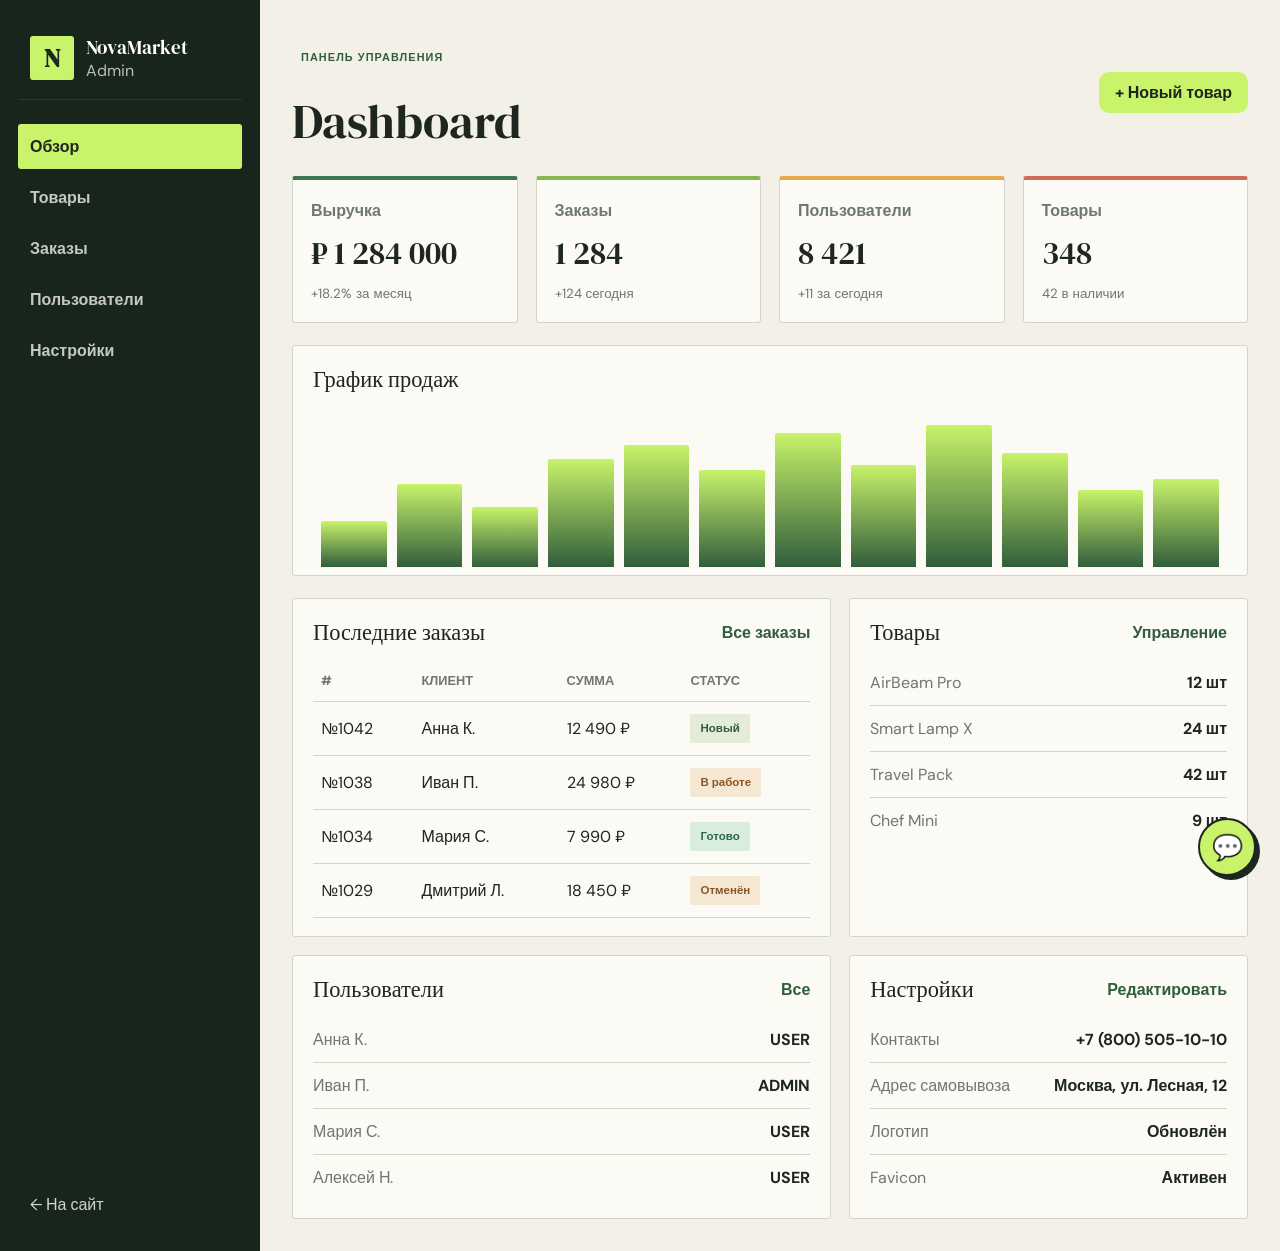
<file: admin.html>
<!DOCTYPE html>
<html lang="ru">
  <head>
    <meta charset="UTF-8" />
    <meta name="viewport" content="width=device-width, initial-scale=1.0" />
    <title>NovaMarket Admin</title>
    <link rel="preconnect" href="https://fonts.googleapis.com" />
    <link rel="preconnect" href="https://fonts.gstatic.com" crossorigin />
    <link
      href="https://fonts.googleapis.com/css2?family=DM+Sans:wght@400;500;600;700;800&family=DM+Serif+Display:ital@0;1&display=swap"
      rel="stylesheet"
    />
    <link rel="stylesheet" href="style.css" />
  </head>
  <body data-page="admin" class="admin-body">
    <div class="admin-shell">
      <aside class="admin-sidebar">
        <div class="admin-brand">
          <div class="brand-logo">N</div>
          <div>
            <strong>NovaMarket</strong>
            <span>Admin</span>
          </div>
        </div>

        <nav class="admin-nav">
          <a href="#overview" class="active">Обзор</a>
          <a href="#products">Товары</a>
          <a href="#orders">Заказы</a>
          <a href="#users">Пользователи</a>
          <a href="#settings">Настройки</a>
        </nav>

        <a class="admin-link" href="index.html">← На сайт</a>
      </aside>

      <main class="admin-main">
        <header class="admin-header">
          <div>
            <p class="eyebrow">Панель управления</p>
            <h1>Dashboard</h1>
          </div>
          <button class="primary-btn small">+ Новый товар</button>
        </header>

        <section class="stat-grid" id="overview">
          <article class="stat-card accent-blue">
            <span>Выручка</span>
            <strong>₽ 1 284 000</strong>
            <small>+18.2% за месяц</small>
          </article>
          <article class="stat-card accent-green">
            <span>Заказы</span>
            <strong>1 284</strong>
            <small>+124 сегодня</small>
          </article>
          <article class="stat-card accent-yellow">
            <span>Пользователи</span>
            <strong>8 421</strong>
            <small>+11 за сегодня</small>
          </article>
          <article class="stat-card accent-red">
            <span>Товары</span>
            <strong>348</strong>
            <small>42 в наличии</small>
          </article>
        </section>

        <section class="charts-box">
          <div class="panel-head">
            <h3>График продаж</h3>
          </div>
          <div class="chart-bars" aria-label="График продаж">
            <span style="height: 32%"></span>
            <span style="height: 58%"></span>
            <span style="height: 42%"></span>
            <span style="height: 76%"></span>
            <span style="height: 86%"></span>
            <span style="height: 68%"></span>
            <span style="height: 94%"></span>
            <span style="height: 72%"></span>
            <span style="height: 100%"></span>
            <span style="height: 80%"></span>
            <span style="height: 54%"></span>
            <span style="height: 62%"></span>
          </div>
        </section>

        <section class="admin-grid">
          <div class="panel" id="orders">
            <div class="panel-head">
              <h3>Последние заказы</h3>
              <a href="#">Все заказы</a>
            </div>
            <table>
              <thead>
                <tr>
                  <th>#</th>
                  <th>Клиент</th>
                  <th>Сумма</th>
                  <th>Статус</th>
                </tr>
              </thead>
              <tbody id="recentOrders"></tbody>
            </table>
          </div>

          <div class="panel" id="products">
            <div class="panel-head">
              <h3>Товары</h3>
              <a href="#">Управление</a>
            </div>
            <ul class="admin-list" id="adminProducts"></ul>
          </div>
        </section>

        <section class="admin-grid bottom-grid">
          <div class="panel" id="users">
            <div class="panel-head">
              <h3>Пользователи</h3>
              <a href="#">Все</a>
            </div>
            <ul class="admin-list" id="adminUsers"></ul>
          </div>

          <div class="panel" id="settings">
            <div class="panel-head">
              <h3>Настройки</h3>
              <a href="#">Редактировать</a>
            </div>
            <ul class="settings-list">
              <li><span>Контакты</span><strong>+7 (800) 505-10-10</strong></li>
              <li><span>Адрес самовывоза</span><strong>Москва, ул. Лесная, 12</strong></li>
              <li><span>Логотип</span><strong>Обновлён</strong></li>
              <li><span>Favicon</span><strong>Активен</strong></li>
            </ul>
          </div>
        </section>
      </main>
    </div>

    <script src="script.js"></script>
  </body>
</html>
</file>
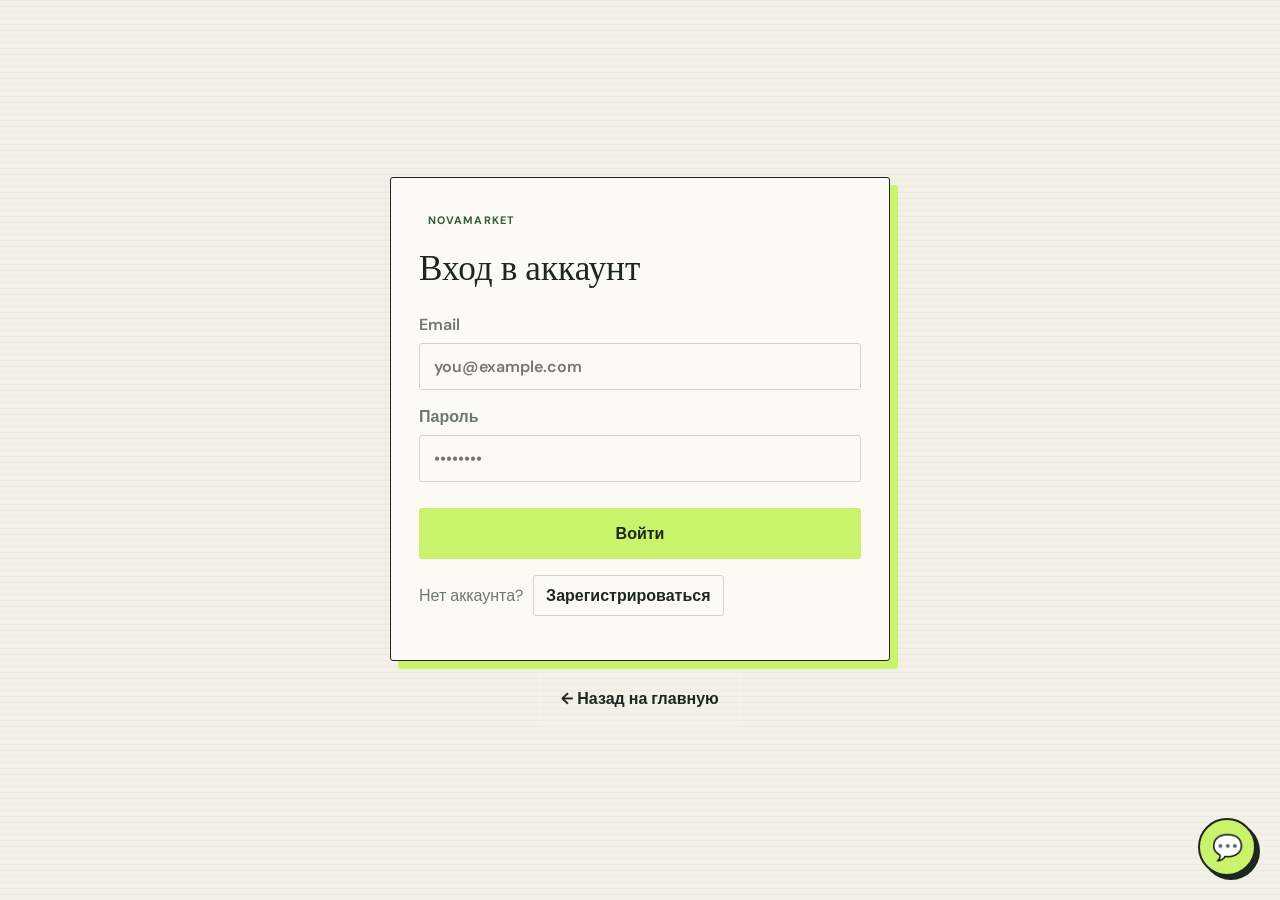
<file: auth.html>
<!DOCTYPE html>
<html lang="ru">
  <head>
    <meta charset="UTF-8" />
    <meta name="viewport" content="width=device-width, initial-scale=1.0" />
    <title>NovaMarket — вход</title>
    <link rel="preconnect" href="https://fonts.googleapis.com" />
    <link rel="preconnect" href="https://fonts.gstatic.com" crossorigin />
    <link href="https://fonts.googleapis.com/css2?family=DM+Sans:wght@400;500;600;700;800&family=DM+Serif+Display:ital@0;1&display=swap" rel="stylesheet" />
    <link rel="stylesheet" href="style.css" />
  </head>
  <body data-page="auth" class="auth-page">
    <main class="auth-screen">
      <div class="auth-window" id="loginWindow">
        <section class="auth-card">
        <div class="auth-header">
        <div>
          <span class="eyebrow">NovaMarket</span>
          <h2 style="margin:10px 0 0">Вход в аккаунт</h2>
        </div>
        </div>

        <form class="auth-form form-grid" data-type="login">
          <label>
            Email
            <input type="email" placeholder="you@example.com" required />
          </label>
          <label>
            Пароль
            <input type="password" placeholder="••••••••" required />
          </label>
          <button class="submit-btn auth-actions" type="submit">Войти</button>
        </form>
        <p class="auth-switch-row">Нет аккаунта? <button class="secondary-btn auth-switch" type="button" data-show="registerWindow">Зарегистрироваться</button></p>
        </section>
        <a class="secondary-btn" href="index.html">← Назад на главную</a>
      </div>

      <div class="auth-window" id="registerWindow" hidden>
        <section class="auth-card">
        <div class="auth-header">
          <div>
            <span class="eyebrow">NovaMarket</span>
            <h2 style="margin:10px 0 0">Создать аккаунт</h2>
          </div>
        </div>

        <form class="auth-form form-grid" data-type="register">
          <label>
            Имя
            <input type="text" placeholder="Ваше имя" required />
          </label>
          <label>
            Email
            <input type="email" placeholder="you@example.com" required />
          </label>
          <label>
            Пароль
            <input type="password" placeholder="••••••••" required />
          </label>
          <button class="submit-btn auth-actions" type="submit">Зарегистрироваться</button>
        </form>
        <p class="auth-switch-row">Уже есть аккаунт? <button class="secondary-btn auth-switch" type="button" data-show="loginWindow">Войти</button></p>
        </section>
        <a class="secondary-btn" href="index.html">← Назад на главную</a>
      </div>
    </main>

    <script src="script.js"></script>
  </body>
</html>
</file>
<file: style.css>
:root {
  --bg: #f5f7fb;
  --surface: #ffffff;
  --surface-alt: #ecfdf5;
  --surface-soft: #f8fafc;
  --primary: #15803d;
  --primary-strong: #166534;
  --secondary: #f59e0b;
  --text: #111827;
  --muted: #667085;
  --line: #e5e7eb;
  --green: #16a34a;
  --red: #ef4444;
  --shadow: 0 14px 34px rgba(15, 23, 42, 0.08);
}

* {
  box-sizing: border-box;
}

html {
  scroll-behavior: smooth;
}

body {
  margin: 0;
  font-family: "Inter", sans-serif;
  background: linear-gradient(180deg, #ecfdf5 0%, #f8fafc 100%);
  color: var(--text);
}

a {
  color: inherit;
  text-decoration: none;
}

img {
  max-width: 100%;
  display: block;
}

button,
input,
select {
  font: inherit;
}

.container {
  width: min(1180px, calc(100% - 32px));
  margin: 0 auto;
}

.topbar {
  position: sticky;
  top: 0;
  z-index: 50;
  backdrop-filter: blur(12px);
  background: rgba(255, 255, 255, 0.8);
  border-bottom: 1px solid rgba(229, 231, 235, 0.7);
}

.nav {
  display: flex;
  align-items: center;
  justify-content: space-between;
  padding: 18px 0;
  gap: 16px;
}

.brand-wrap {
  display: flex;
  align-items: center;
  gap: 12px;
}

.brand-logo {
  width: 42px;
  height: 42px;
  border-radius: 14px;
  display: grid;
  place-items: center;
  font-weight: 800;
  background: linear-gradient(135deg, var(--primary), #4ade80);
  color: white;
  box-shadow: var(--shadow);
}

.brand-name {
  font-size: 1.1rem;
  font-weight: 800;
}

.brand-sub {
  font-size: 0.72rem;
  color: var(--muted);
}

.main-nav {
  display: flex;
  align-items: center;
  gap: 24px;
  color: var(--muted);
  font-weight: 600;
}

.main-nav a:hover {
  color: var(--primary);
}

.nav-actions {
  display: flex;
  align-items: center;
  gap: 12px;
}

.link-btn,
.primary-btn,
.secondary-btn,
.cart-button,
.checkout-btn,
.auth-btn,
.submit-btn,
.tab-btn {
  border-radius: 12px;
  transition: 0.2s ease;
}

.link-btn {
  padding: 10px 14px;
  border: 1px solid var(--line);
  background: white;
  color: var(--text);
  font-weight: 600;
}

.primary-btn,
.checkout-btn,
.submit-btn,
.auth-btn {
  display: inline-flex;
  align-items: center;
  justify-content: center;
  border: none;
  background: linear-gradient(135deg, var(--primary), #047857);
  color: white;
  font-weight: 700;
  box-shadow: 0 10px 24px rgba(21, 128, 61, 0.25);
  cursor: pointer;
}

.primary-btn,
.auth-btn,
.submit-btn {
  padding: 16px 24px;
}

.primary-btn.small {
  padding: 10px 16px;
  border-radius: 10px;
}

.secondary-btn {
  display: inline-flex;
  align-items: center;
  justify-content: center;
  padding: 16px 24px;
  border: 1px solid var(--line);
  background: rgba(255, 255, 255, 0.7);
  color: var(--text);
  font-weight: 700;
}

.hero {
  padding: 68px 0 32px;
}

.hero-inner {
  display: grid;
  grid-template-columns: 1.1fr 0.9fr;
  align-items: center;
  gap: 40px;
}

.pill,
.eyebrow {
  display: inline-block;
  padding: 8px 12px;
  border-radius: 999px;
  font-size: 0.78rem;
  letter-spacing: 0.05em;
  font-weight: 700;
  text-transform: uppercase;
}

.pill {
  background: rgba(21, 128, 61, 0.1);
  color: var(--primary);
}

.eyebrow {
  background: rgba(21, 128, 61, 0.08);
  color: var(--primary-strong);
}

.hero-copy h1 {
  font-size: clamp(2.4rem, 5vw, 4.3rem);
  line-height: 1.02;
  margin: 18px 0 16px;
  letter-spacing: -0.06em;
}

.hero-copy p {
  margin: 0;
  max-width: 560px;
  font-size: 1.08rem;
  line-height: 1.7;
  color: var(--muted);
}

.hero-actions {
  margin-top: 28px;
  display: flex;
  flex-wrap: wrap;
  gap: 14px;
}

.hero-stats {
  display: flex;
  flex-wrap: wrap;
  gap: 28px;
  padding: 0;
  margin: 28px 0 0;
  list-style: none;
}

.hero-stats li {
  display: flex;
  flex-direction: column;
  gap: 4px;
}

.hero-stats strong {
  font-size: 1.5rem;
}

.hero-stats span {
  color: var(--muted);
}

.hero-visual {
  position: relative;
  min-height: 420px;
  display: flex;
  align-items: center;
  justify-content: center;
}

.device-card {
  background: linear-gradient(135deg, #111827, #1f2937);
  border-radius: 26px;
  box-shadow: var(--shadow);
  color: white;
}

.device-card.large {
  width: min(100%, 420px);
  padding: 22px 20px 18px;
}

.mini-tag {
  display: inline-block;
  background: rgba(255, 255, 255, 0.12);
  padding: 7px 10px;
  border-radius: 999px;
  font-size: 0.72rem;
  font-weight: 700;
}

.device-visual {
  margin-top: 18px;
  border-radius: 20px;
  background: linear-gradient(160deg, #dcfce7, #bbf7d0 42%, #a7f3d0 100%);
  height: 220px;
  display: grid;
  place-items: center;
}

.screen {
  width: 170px;
  height: 170px;
  border-radius: 24px;
  background: linear-gradient(135deg, rgba(21, 128, 61, 0.24), rgba(16, 185, 129, 0.12));
  border: 1px solid rgba(255, 255, 255, 0.4);
}

.device-info {
  margin-top: 18px;
}

.device-info h3 {
  margin: 0 0 8px;
  font-size: 1.7rem;
}

.device-info p {
  margin: 0;
  color: rgba(255, 255, 255, 0.8);
}

.device-card.small {
  position: absolute;
  right: 0;
  bottom: 30px;
  width: 220px;
  padding: 18px 18px;
  display: flex;
  align-items: center;
  gap: 12px;
  background: linear-gradient(135deg, #f59e0b, #f97316);
}

.dot {
  width: 18px;
  height: 18px;
  border-radius: 50%;
  background: white;
  box-shadow: 0 0 18px rgba(255, 255, 255, 0.7);
}

.device-card.small strong,
.device-card.small span {
  display: block;
}

.device-card.small span {
  font-size: 0.82rem;
  opacity: 0.9;
}

.catalog-section,
.features,
.reviews,
.faq,
.promo {
  padding: 70px 0;
}

.section-head {
  display: flex;
  align-items: end;
  justify-content: space-between;
  gap: 20px;
  margin-bottom: 24px;
}

.section-head.center {
  text-align: center;
  display: block;
}

.section-head h2 {
  margin: 8px 0 0;
  font-size: clamp(2rem, 3vw, 2.8rem);
  letter-spacing: -0.05em;
}

.catalog-tools {
  display: flex;
  align-items: center;
  gap: 12px;
  flex-wrap: wrap;
}

.catalog-tools input,
.catalog-tools select {
  min-width: 160px;
  padding: 12px 16px;
  border: 1px solid var(--line);
  background: white;
  border-radius: 12px;
  outline: none;
}

.filter-bar {
  display: flex;
  flex-wrap: wrap;
  gap: 10px;
  margin-bottom: 24px;
}

.filter-chip {
  padding: 10px 16px;
  background: white;
  border: 1px solid var(--line);
  border-radius: 999px;
  color: var(--muted);
  font-weight: 600;
  cursor: pointer;
}

.filter-chip.active {
  background: var(--primary);
  border-color: var(--primary);
  color: white;
}

.catalog-grid {
  display: grid;
  grid-template-columns: repeat(3, minmax(0, 1fr));
  gap: 22px;
}

.product-card {
  background: white;
  border: 1px solid rgba(229, 231, 235, 0.9);
  border-radius: 22px;
  overflow: hidden;
  box-shadow: 0 12px 30px rgba(15, 23, 42, 0.04);
}

.product-media {
  position: relative;
  height: 220px;
  background: linear-gradient(135deg, #ecfdf5, #dcfce7);
  overflow: hidden;
}

.product-thumb {
  width: 100%;
  height: 100%;
  object-fit: cover;
}

.product-badge {
  position: absolute;
  top: 12px;
  left: 12px;
  background: rgba(17, 24, 39, 0.72);
  color: white;
  border-radius: 999px;
  padding: 7px 10px;
  font-size: 0.7rem;
  font-weight: 700;
}

.product-body {
  padding: 18px;
}

.product-meta {
  display: flex;
  justify-content: space-between;
  align-items: center;
  gap: 8px;
  margin-bottom: 10px;
}

.product-category {
  color: var(--muted);
  font-size: 0.8rem;
  font-weight: 700;
  text-transform: uppercase;
  letter-spacing: 0.04em;
}

.product-rating {
  color: #f59e0b;
  font-weight: 700;
}

.product-name {
  margin: 0 0 10px;
  font-size: 1.2rem;
}

.product-desc {
  margin: 0 0 14px;
  color: var(--muted);
  line-height: 1.6;
  min-height: 54px;
}

.product-price-row {
  display: flex;
  align-items: center;
  justify-content: space-between;
  gap: 12px;
  margin-bottom: 16px;
}

.price-main {
  font-size: 1.45rem;
  font-weight: 800;
}

.price-old {
  color: var(--muted);
  text-decoration: line-through;
  font-weight: 600;
}

.product-actions {
  display: flex;
  align-items: center;
  justify-content: space-between;
  gap: 12px;
}

.stock {
  color: var(--green);
  font-size: 0.8rem;
  font-weight: 700;
}

.add-btn {
  flex: 1;
  border: none;
  border-radius: 12px;
  background: #111827;
  color: white;
  padding: 12px 14px;
  font-weight: 700;
  cursor: pointer;
}

.promo-box {
  display: flex;
  justify-content: space-between;
  align-items: center;
  gap: 18px;
  background: linear-gradient(135deg, rgba(21, 128, 61, 0.12), rgba(16, 185, 129, 0.12));
  border: 1px solid rgba(21, 128, 61, 0.16);
  border-radius: 22px;
  padding: 24px 30px;
}

.features {
  background: linear-gradient(180deg, rgba(21, 128, 61, 0.04), rgba(16, 185, 129, 0.06));
}

.feature-grid,
.review-grid {
  display: grid;
  grid-template-columns: repeat(3, minmax(0, 1fr));
  gap: 20px;
}

.feature-card,
.review-card {
  background: white;
  border: 1px solid var(--line);
  border-radius: 20px;
  padding: 24px;
  box-shadow: 0 12px 20px rgba(15, 23, 42, 0.04);
}

.feature-card .icon {
  width: 54px;
  height: 54px;
  border-radius: 16px;
  display: grid;
  place-items: center;
  background: rgba(21, 128, 61, 0.1);
  font-size: 1.7rem;
  margin-bottom: 16px;
}

.feature-card h3,
.review-card strong {
  margin: 0 0 10px;
}

.feature-card p,
.review-card p {
  margin: 0;
  color: var(--muted);
  line-height: 1.7;
}

.stars {
  color: #fbbf24;
  letter-spacing: 0.12em;
  margin-bottom: 12px;
}

.narrow {
  max-width: 870px;
}

.faq-list {
  display: grid;
  gap: 14px;
}

.faq-list details {
  background: white;
  border: 1px solid var(--line);
  border-radius: 16px;
  padding: 18px 20px;
}

.faq-list summary {
  cursor: pointer;
  font-weight: 700;
}

.faq-list p {
  margin: 12px 0 0;
  color: var(--muted);
  line-height: 1.7;
}

.cart-panel {
  position: fixed;
  top: 0;
  right: 0;
  height: 100vh;
  width: min(420px, 100%);
  background: rgba(255, 255, 255, 0.96);
  border-left: 1px solid var(--line);
  box-shadow: -18px 0 40px rgba(15, 23, 42, 0.12);
  transform: translateX(105%);
  transition: transform 0.25s ease;
  z-index: 100;
  display: flex;
  flex-direction: column;
}

.cart-panel.open {
  transform: translateX(0);
}

.cart-header,
.cart-summary {
  padding: 20px 22px;
}

.cart-header {
  display: flex;
  align-items: center;
  justify-content: space-between;
  border-bottom: 1px solid var(--line);
}

.close-cart {
  border: none;
  background: #f0fdf4;
  border-radius: 10px;
  width: 34px;
  height: 34px;
  font-size: 1.4rem;
  cursor: pointer;
}

.cart-items {
  flex: 1;
  overflow: auto;
  padding: 18px 22px;
  display: grid;
  gap: 14px;
}

.cart-item {
  display: grid;
  grid-template-columns: 72px 1fr auto;
  gap: 12px;
  align-items: center;
  background: var(--surface-soft);
  border: 1px solid var(--line);
  border-radius: 16px;
  padding: 10px;
}

.cart-item img {
  width: 72px;
  height: 72px;
  object-fit: cover;
  border-radius: 12px;
}

.cart-item h4 {
  margin: 0 0 4px;
  font-size: 0.96rem;
}

.cart-item p {
  margin: 0;
  color: var(--muted);
  font-size: 0.8rem;
}

.cart-item button {
  background: transparent;
  border: none;
  color: var(--red);
  cursor: pointer;
  font-weight: 800;
}

.cart-summary {
  border-top: 1px solid var(--line);
  background: white;
}

.summary-row {
  display: flex;
  align-items: center;
  justify-content: space-between;
  font-size: 1.05rem;
  margin-bottom: 16px;
}

.checkout-btn {
  width: 100%;
  padding: 15px 18px;
  border: none;
  cursor: pointer;
}

.cart-button {
  position: relative;
  padding: 12px 16px;
  border: none;
  background: var(--surface);
  color: var(--text);
  font-weight: 700;
  border: 1px solid var(--line);
  cursor: pointer;
}

.cart-count {
  display: inline-grid;
  place-items: center;
  min-width: 24px;
  height: 24px;
  padding: 0 8px;
  border-radius: 999px;
  background: var(--primary);
  color: white;
  font-size: 0.8rem;
  margin-left: 10px;
}

.modal-open {
  overflow: hidden;
}

.checkout-overlay {
  position: fixed;
  inset: 0;
  z-index: 150;
  display: grid;
  place-items: center;
  overflow-y: auto;
  padding: 20px;
  background: rgba(17, 24, 39, 0.58);
}

.checkout-overlay[hidden],
.checkout-form[hidden],
.checkout-success[hidden] {
  display: none;
}

.checkout-modal {
  width: min(680px, 100%);
  max-height: calc(100vh - 40px);
  overflow-y: auto;
  padding: 26px;
  background: var(--surface);
  border: 1px solid var(--line);
  border-radius: 20px;
  box-shadow: var(--shadow);
}

.checkout-modal-header {
  display: flex;
  justify-content: space-between;
  align-items: flex-start;
  gap: 16px;
  margin-bottom: 22px;
}

.checkout-modal-header h2 {
  margin: 10px 0 0;
}

.checkout-form {
  display: grid;
  gap: 22px;
}

.checkout-fields {
  display: grid;
  grid-template-columns: 1fr 1fr;
  gap: 16px;
}

.checkout-fields label {
  display: grid;
  gap: 8px;
  color: var(--muted);
  font-weight: 600;
}

.checkout-fields input,
.checkout-fields select {
  width: 100%;
  min-height: 46px;
  padding: 10px 12px;
  color: var(--text);
  border: 1px solid var(--line);
  border-radius: 10px;
  background: white;
}

.checkout-order-summary {
  padding: 16px;
  border: 1px solid var(--line);
  border-radius: 14px;
  background: var(--surface-soft);
}

.checkout-order-summary h3 {
  margin: 0 0 12px;
}

.checkout-item {
  display: flex;
  justify-content: space-between;
  gap: 14px;
  padding: 10px 0;
  border-bottom: 1px solid var(--line);
}

.checkout-order-summary .summary-row {
  margin: 14px 0 0;
}

.checkout-success {
  padding: 26px 8px 8px;
  text-align: center;
}

.success-mark {
  display: grid;
  place-items: center;
  width: 54px;
  height: 54px;
  margin: 0 auto 14px;
  color: white;
  background: var(--green);
  border-radius: 50%;
  font-size: 1.6rem;
  font-weight: 800;
}

.checkout-success h3 {
  margin: 0 0 8px;
}

.checkout-success p {
  margin: 0 0 20px;
  color: var(--muted);
}

.empty-state {
  background: white;
  border: 1px dashed var(--line);
  border-radius: 18px;
  padding: 48px 20px;
  color: var(--muted);
  text-align: center;
}

.admin-body {
  background: #f0fdf4;
}

.admin-shell {
  display: grid;
  grid-template-columns: 260px 1fr;
  min-height: 100vh;
}

.admin-sidebar {
  background: #111827;
  color: white;
  padding: 24px 18px;
  display: flex;
  flex-direction: column;
}

.admin-brand {
  display: flex;
  align-items: center;
  gap: 12px;
  padding: 10px 12px 18px;
  border-bottom: 1px solid rgba(255, 255, 255, 0.08);
}

.admin-brand strong,
.admin-brand span {
  display: block;
}

.admin-brand span {
  color: rgba(255, 255, 255, 0.7);
}

.admin-nav {
  display: grid;
  gap: 6px;
  margin-top: 24px;
}

.admin-nav a {
  padding: 12px 12px;
  border-radius: 12px;
  color: rgba(255, 255, 255, 0.75);
  font-weight: 600;
}

.admin-nav a.active,
.admin-nav a:hover {
  background: rgba(255, 255, 255, 0.08);
  color: white;
}

.admin-link {
  margin-top: auto;
  padding: 12px;
  color: rgba(255, 255, 255, 0.8);
}

.admin-main {
  padding: 32px;
}

.admin-header {
  display: flex;
  align-items: center;
  justify-content: space-between;
  gap: 18px;
  margin-bottom: 22px;
}

.admin-header h1 {
  margin: 6px 0 0;
  font-size: clamp(2rem, 3vw, 2.6rem);
}

.stat-grid {
  display: grid;
  grid-template-columns: repeat(4, minmax(0, 1fr));
  gap: 18px;
}

.stat-card {
  padding: 20px 18px;
  border-radius: 18px;
  border: 1px solid var(--line);
  background: white;
  display: flex;
  flex-direction: column;
  gap: 10px;
  box-shadow: 0 10px 20px rgba(15, 23, 42, 0.03);
}

.stat-card span {
  color: var(--muted);
  font-weight: 600;
}

.stat-card strong {
  font-size: clamp(1.5rem, 2vw, 2.1rem);
}

.stat-card small {
  color: var(--muted);
}

.accent-blue { border-top: 4px solid #0f9f6e; }
.accent-green { border-top: 4px solid #22c55e; }
.accent-yellow { border-top: 4px solid #fbbf24; }
.accent-red { border-top: 4px solid #ef4444; }

.charts-box,
.panel {
  background: white;
  border: 1px solid var(--line);
  border-radius: 18px;
  box-shadow: 0 10px 20px rgba(15, 23, 42, 0.03);
}

.charts-box {
  margin-top: 22px;
  padding: 18px 20px 8px;
}

.chart-bars {
  height: 160px;
  display: flex;
  align-items: end;
  gap: 10px;
  padding: 18px 8px 0;
}

.chart-bars span {
  flex: 1;
  border-radius: 12px 12px 0 0;
  background: linear-gradient(180deg, #4ade80, #15803d);
}

.admin-grid {
  display: grid;
  grid-template-columns: 1.15fr 0.85fr;
  gap: 18px;
  margin-top: 22px;
}

.bottom-grid {
  margin-top: 18px;
}

.panel {
  padding: 18px 20px;
}

.panel-head {
  display: flex;
  align-items: center;
  justify-content: space-between;
  gap: 12px;
  margin-bottom: 12px;
}

.panel-head h3 {
  margin: 0;
  font-size: 1.15rem;
}

.panel-head a {
  color: var(--primary);
  font-weight: 600;
}

table {
  width: 100%;
  border-collapse: collapse;
}

th,
td {
  text-align: left;
  padding: 12px 8px;
  border-bottom: 1px solid var(--line);
}

th {
  color: var(--muted);
  font-size: 0.8rem;
  text-transform: uppercase;
}

.status-pill {
  display: inline-block;
  padding: 7px 10px;
  border-radius: 999px;
  font-size: 0.72rem;
  font-weight: 700;
}

.status-new {
  background: rgba(21, 128, 61, 0.1);
  color: #166534;
}

.status-done {
  background: rgba(16, 185, 129, 0.12);
  color: #047857;
}

.status-pending {
  background: rgba(245, 158, 11, 0.12);
  color: #b45309;
}

.admin-list,
.settings-list {
  list-style: none;
  padding: 0;
  margin: 0;
}

.admin-list li,
.settings-list li {
  display: flex;
  justify-content: space-between;
  gap: 14px;
  padding: 12px 0;
  border-bottom: 1px solid var(--line);
}

.admin-list li:last-child,
.settings-list li:last-child {
  border-bottom: none;
}

.admin-list span,
.settings-list span {
  color: var(--muted);
}

.auth-page {
  min-height: 100vh;
  display: grid;
  place-items: center;
  background: linear-gradient(135deg, #ecfdf5, #f8fafc);
  padding: 30px 20px;
}

.auth-screen {
  width: min(500px, 100%);
  display: grid;
  gap: 14px;
}

.auth-window {
  display: grid;
  gap: 12px;
}

.auth-window[hidden] {
  display: none;
}

.auth-window > .secondary-btn {
  justify-self: center;
}

.auth-card {
  width: min(500px, 100%);
  background: rgba(255, 255, 255, 0.92);
  border: 1px solid var(--line);
  border-radius: 22px;
  box-shadow: var(--shadow);
  padding: 28px;
}

.auth-header {
  display: flex;
  justify-content: space-between;
  align-items: center;
  gap: 16px;
  margin-bottom: 22px;
}

.tab-btn {
  background: transparent;
  border: 1px solid var(--line);
  padding: 10px 12px;
  cursor: pointer;
  font-weight: 700;
}

.tab-btn.active {
  background: var(--primary);
  border-color: var(--primary);
  color: white;
}

.form-grid {
  display: grid;
  gap: 16px;
}

.form-grid label {
  display: grid;
  gap: 8px;
  color: var(--muted);
  font-weight: 600;
}

.form-grid input {
  border: 1px solid var(--line);
  background: #fff;
  border-radius: 12px;
  padding: 12px 14px;
}

.auth-actions {
  margin-top: 10px;
}

.product-page {
  padding: 60px 0;
}

.product-layout {
  display: grid;
  grid-template-columns: 1fr 1fr;
  gap: 36px;
  align-items: center;
}

.product-photo {
  border-radius: 24px;
  overflow: hidden;
  background: white;
  box-shadow: var(--shadow);
}

.product-photo img {
  width: 100%;
  height: 500px;
  object-fit: cover;
}

.product-info h1 {
  margin-top: 0;
  font-size: clamp(2.1rem, 3vw, 3rem);
}

.product-info .meta-row {
  display: flex;
  gap: 12px;
  align-items: center;
  flex-wrap: wrap;
  margin-bottom: 18px;
}

.product-meta-tag {
  display: inline-block;
  background: rgba(21, 128, 61, 0.08);
  color: var(--primary);
  padding: 8px 10px;
  border-radius: 999px;
  font-size: 0.74rem;
  font-weight: 700;
}

.product-price {
  font-size: 2rem;
  font-weight: 800;
  margin: 14px 0;
}

.product-description {
  color: var(--muted);
  line-height: 1.8;
}

.product-action-row {
  display: flex;
  gap: 14px;
  margin-top: 22px;
  flex-wrap: wrap;
}

@media (max-width: 980px) {
  .hero-inner,
  .catalog-grid,
  .feature-grid,
  .review-grid,
  .admin-grid,
  .stat-grid,
  .product-layout {
    grid-template-columns: 1fr 1fr;
  }

  .hero-inner,
  .product-layout {
    grid-template-columns: 1fr;
  }

  .main-nav {
    display: none;
  }

  .admin-shell {
    grid-template-columns: 1fr;
  }

  .admin-sidebar {
    padding-bottom: 12px;
  }
}

@media (max-width: 640px) {
  .catalog-grid,
  .feature-grid,
  .review-grid,
  .stat-grid,
  .admin-grid,
  .product-layout {
    grid-template-columns: 1fr;
  }

  .nav {
    flex-wrap: wrap;
  }

  .nav-actions {
    width: 100%;
    justify-content: space-between;
  }

  .hero {
    padding-top: 36px;
  }

  .promo-box {
    flex-direction: column;
    align-items: flex-start;
  }

  .checkout-modal {
    padding: 20px;
  }

  .checkout-fields {
    grid-template-columns: 1fr;
  }

  .admin-main {
    padding: 20px 16px 30px;
  }
}

:root {
  --bg: #f2f0e7;
  --surface: #fbfaf5;
  --surface-alt: #e8eadf;
  --surface-soft: #f3f2eb;
  --primary: #c8f36a;
  --primary-strong: #31533a;
  --secondary: #e6795d;
  --text: #1d261f;
  --muted: #6f786e;
  --line: #d2d6ca;
  --green: #315d3c;
  --red: #bd4d3e;
  --shadow: 0 18px 40px rgba(19, 34, 24, 0.12);
}

body {
  font-family: "DM Sans", sans-serif;
  background-color: var(--bg);
  background-image: linear-gradient(rgba(31, 53, 36, 0.025) 1px, transparent 1px);
  background-size: 100% 6px;
  color: var(--text);
}

h1,
h2,
.device-info h3,
.product-info h1 {
  font-family: "DM Serif Display", Georgia, serif;
  font-weight: 400;
  letter-spacing: 0;
}

.container {
  width: min(1280px, calc(100% - 48px));
}

.topbar {
  background: rgba(242, 240, 231, 0.96);
  border-bottom: 1px solid var(--text);
  backdrop-filter: blur(12px);
}

.nav {
  min-height: 78px;
  padding: 12px 0;
}

.brand-logo {
  width: 44px;
  height: 44px;
  border-radius: 3px;
  background: var(--primary);
  color: var(--text);
  box-shadow: none;
  font-family: "DM Serif Display", Georgia, serif;
  font-size: 1.55rem;
}

.brand-name {
  font-family: "DM Serif Display", Georgia, serif;
  font-size: 1.35rem;
  font-weight: 400;
}

.brand-sub {
  text-transform: uppercase;
  font-size: 0.62rem;
  letter-spacing: 0.12em;
}

.main-nav {
  gap: 28px;
  color: var(--text);
  font-size: 0.88rem;
}

.main-nav a:hover,
.panel-head a {
  color: var(--green);
}

.link-btn,
.primary-btn,
.secondary-btn,
.cart-button,
.checkout-btn,
.auth-btn,
.submit-btn,
.tab-btn {
  border-radius: 3px;
  transition: background-color 180ms ease, color 180ms ease, border-color 180ms ease, transform 180ms ease;
}

.link-btn {
  padding: 11px 14px;
  border-color: var(--line);
  background: transparent;
  font-size: 0.88rem;
}

.link-btn:hover,
.cart-button:hover {
  border-color: var(--text);
  background: var(--surface);
}

.primary-btn,
.checkout-btn,
.submit-btn,
.auth-btn {
  padding: 15px 21px;
  background: var(--primary);
  color: var(--text);
  box-shadow: none;
}

.primary-btn:hover,
.checkout-btn:hover,
.submit-btn:hover,
.auth-btn:hover {
  background: #b4e653;
  transform: translateY(-2px);
}

.secondary-btn {
  padding: 14px 20px;
  border-color: rgba(255, 255, 255, 0.32);
  background: transparent;
  color: inherit;
}

.secondary-btn:hover {
  border-color: var(--primary);
  background: rgba(200, 243, 106, 0.1);
}

.hero {
  position: relative;
  isolation: isolate;
  overflow: hidden;
  margin: 0 16px;
  padding: 72px 0 76px;
  background: #18251d;
  color: #f2f0e7;
}

.hero::before {
  position: absolute;
  z-index: -1;
  top: -180px;
  left: 38%;
  width: 1px;
  height: 760px;
  background: rgba(200, 243, 106, 0.2);
  content: "";
  transform: rotate(32deg);
}

.hero-inner {
  grid-template-columns: 1fr 0.92fr;
  gap: 54px;
}

.hero-copy {
  animation: reveal-up 650ms ease both;
}

.pill,
.eyebrow {
  padding: 7px 9px;
  border-radius: 2px;
  font-size: 0.68rem;
  letter-spacing: 0.1em;
}

.pill {
  border: 1px solid rgba(200, 243, 106, 0.5);
  background: transparent;
  color: var(--primary);
}

.eyebrow {
  background: transparent;
  color: var(--green);
}

.hero-copy h1 {
  max-width: 700px;
  margin: 26px 0 20px;
  font-size: 72px;
  line-height: 0.98;
  color: #f5f3e9;
}

.hero-copy p {
  max-width: 490px;
  color: rgba(245, 243, 233, 0.68);
  font-size: 1rem;
  line-height: 1.75;
}

.hero-actions {
  gap: 12px;
}

.hero-stats {
  gap: 0;
  margin-top: 42px;
  border-top: 1px solid rgba(245, 243, 233, 0.22);
}

.hero-stats li {
  min-width: 118px;
  margin-top: 16px;
  padding-right: 20px;
}

.hero-stats li + li {
  padding-left: 20px;
  border-left: 1px solid rgba(245, 243, 233, 0.22);
}

.hero-stats strong {
  color: var(--primary);
  font-family: "DM Serif Display", Georgia, serif;
  font-size: 1.8rem;
  font-weight: 400;
}

.hero-stats span {
  color: rgba(245, 243, 233, 0.6);
  font-size: 0.78rem;
}

.hero-visual {
  min-height: 460px;
  animation: reveal-up 780ms 100ms ease both;
}

.hero-product-image {
  width: 100%;
  height: 460px;
  object-fit: cover;
  filter: saturate(0.78);
}

.hero-image-note {
  position: absolute;
  bottom: 24px;
  left: 24px;
  display: grid;
  gap: 5px;
  color: white;
  text-shadow: 0 2px 16px rgba(0, 0, 0, 0.5);
}

.hero-image-note span {
  color: var(--primary);
  font-size: 0.67rem;
  font-weight: 700;
  letter-spacing: 0.1em;
}

.hero-image-note strong {
  font-family: "DM Serif Display", Georgia, serif;
  font-size: 2rem;
  font-weight: 400;
}

.hero-stamp {
  position: absolute;
  top: 22px;
  right: -16px;
  display: grid;
  place-items: center;
  width: 94px;
  height: 94px;
  padding: 8px;
  background: var(--primary);
  color: var(--text);
  font-size: 0.68rem;
  font-weight: 800;
  line-height: 1.2;
  text-align: center;
  transform: rotate(8deg);
}

.catalog-section,
.features,
.reviews,
.faq,
.promo {
  padding: 86px 0;
}

.section-head {
  align-items: end;
  margin-bottom: 28px;
}

.section-head h2 {
  margin-top: 7px;
  font-size: 48px;
  line-height: 1.06;
}

.catalog-tools input,
.catalog-tools select {
  min-height: 46px;
  border-color: var(--line);
  border-radius: 3px;
  background: var(--surface);
  color: var(--text);
}

.catalog-tools input:focus,
.catalog-tools select:focus,
.checkout-fields input:focus,
.checkout-fields select:focus,
.form-grid input:focus {
  border-color: var(--green);
  outline: 2px solid rgba(49, 93, 60, 0.14);
}

.filter-bar {
  gap: 8px;
}

.filter-chip {
  padding: 10px 14px;
  border-color: var(--line);
  border-radius: 3px;
  background: transparent;
  color: var(--text);
  font-size: 0.85rem;
}

.filter-chip:hover {
  border-color: var(--green);
}

.filter-chip.active {
  border-color: var(--text);
  background: var(--text);
  color: var(--surface);
}

.catalog-grid {
  gap: 16px;
}

.product-card {
  border: 1px solid var(--line);
  border-radius: 3px;
  background: var(--surface);
  box-shadow: none;
  transition: border-color 180ms ease, transform 180ms ease;
}

.product-card:hover {
  border-color: var(--green);
  transform: translateY(-4px);
}

.product-media {
  height: 260px;
  background: #e8eadf;
}

.product-thumb {
  transition: transform 350ms ease;
}

.product-card:hover .product-thumb {
  transform: scale(1.035);
}

.product-badge {
  top: 14px;
  left: 14px;
  border-radius: 2px;
  background: var(--primary);
  color: var(--text);
  letter-spacing: 0.04em;
}

.product-body {
  padding: 20px;
}

.product-category {
  letter-spacing: 0.08em;
}

.product-name {
  font-family: "DM Serif Display", Georgia, serif;
  font-size: 1.45rem;
  font-weight: 400;
}

.product-desc {
  min-height: 52px;
  font-size: 0.9rem;
}

.price-main {
  font-size: 1.35rem;
}

.add-btn {
  border-radius: 3px;
  background: var(--text);
  color: white;
  transition: background-color 180ms ease, color 180ms ease;
}

.add-btn:hover {
  background: var(--primary);
  color: var(--text);
}

.promo {
  padding-top: 10px;
}

.promo-box {
  min-height: 210px;
  padding: 36px 42px;
  border: 0;
  border-radius: 3px;
  background: #294333;
  color: #f2f0e7;
}

.promo-box .eyebrow {
  color: var(--primary);
}

.promo-box h2 {
  max-width: 650px;
  font-size: 42px;
}

.features {
  background: #e8eadf;
}

.feature-grid,
.review-grid {
  gap: 0;
  border-top: 1px solid var(--line);
}

.feature-card,
.review-card {
  border: 0;
  border-right: 1px solid var(--line);
  border-radius: 0;
  background: transparent;
  box-shadow: none;
}

.feature-card:last-child,
.review-card:last-child {
  border-right: 0;
}

.feature-card {
  padding: 28px 24px 14px 0;
}

.feature-card + .feature-card,
.review-card + .review-card {
  padding-left: 24px;
}

.feature-card .icon {
  width: 42px;
  height: 42px;
  border-radius: 3px;
  background: var(--primary);
  font-size: 1.3rem;
}

.feature-card h3,
.review-card strong {
  font-family: "DM Serif Display", Georgia, serif;
  font-size: 1.4rem;
  font-weight: 400;
}

.review-card {
  padding: 26px 24px;
}

.stars {
  color: var(--secondary);
}

.faq-list details {
  border-color: var(--line);
  border-radius: 3px;
  background: transparent;
}

.faq-list summary::marker {
  color: var(--green);
}

.cart-panel {
  background: var(--surface);
  border-left: 1px solid var(--text);
  box-shadow: -18px 0 48px rgba(19, 34, 24, 0.16);
}

.cart-header h3,
.checkout-order-summary h3 {
  font-family: "DM Serif Display", Georgia, serif;
  font-size: 1.55rem;
  font-weight: 400;
}

.close-cart {
  border-radius: 3px;
  background: var(--surface-alt);
  color: var(--text);
}

.cart-item,
.checkout-order-summary {
  border-radius: 3px;
}

.cart-summary {
  background: var(--surface);
}

.cart-button {
  border-radius: 3px;
  background: transparent;
}

.cart-count {
  background: var(--primary);
  color: var(--text);
}

.checkout-overlay {
  background: rgba(17, 29, 21, 0.72);
}

.checkout-modal {
  border-radius: 3px;
  background: var(--bg);
}

.checkout-modal-header h2 {
  font-size: 2.4rem;
}

.checkout-fields input,
.checkout-fields select,
.form-grid input {
  border-radius: 3px;
  border-color: var(--line);
  background: var(--surface);
}

.checkout-order-summary {
  background: var(--surface-alt);
}

.auth-page {
  background-color: var(--bg);
  background-image: linear-gradient(rgba(31, 53, 36, 0.025) 1px, transparent 1px);
  background-size: 100% 6px;
}

.auth-card {
  border-color: var(--text);
  border-radius: 3px;
  background: var(--surface);
  box-shadow: 8px 8px 0 var(--primary);
}

.auth-card h2 {
  font-family: "DM Serif Display", Georgia, serif;
  font-size: 2.2rem;
  font-weight: 400;
}

.auth-switch-row {
  display: flex;
  align-items: center;
  flex-wrap: wrap;
  gap: 10px;
  color: var(--muted);
}

.auth-switch.secondary-btn {
  padding: 9px 12px;
  border-color: var(--line);
  color: var(--text);
}

.product-photo {
  border-radius: 3px;
  box-shadow: none;
}

.product-info h1 {
  font-size: 56px;
  line-height: 1.04;
}

.product-meta-tag {
  border-radius: 2px;
  background: var(--surface-alt);
  color: var(--green);
}

.admin-body {
  background: var(--bg);
}

.admin-sidebar {
  background: #18251d;
}

.admin-brand .brand-logo {
  background: var(--primary);
}

.admin-brand strong {
  font-family: "DM Serif Display", Georgia, serif;
  font-size: 1.2rem;
  font-weight: 400;
}

.admin-nav a {
  border-radius: 3px;
}

.admin-nav a.active,
.admin-nav a:hover {
  background: var(--primary);
  color: var(--text);
}

.admin-header h1 {
  font-family: "DM Serif Display", Georgia, serif;
  font-size: 3rem;
  font-weight: 400;
}

.stat-card,
.charts-box,
.panel {
  border-radius: 3px;
  box-shadow: none;
}

.stat-card {
  background: var(--surface);
}

.stat-card strong {
  font-family: "DM Serif Display", Georgia, serif;
  font-size: 2rem;
  font-weight: 400;
}

.accent-blue { border-top-color: #3b7650; }
.accent-green { border-top-color: #87b84b; }
.accent-yellow { border-top-color: #e7a84b; }
.accent-red { border-top-color: #d26b55; }

.charts-box,
.panel {
  background: var(--surface);
}

.charts-box .panel-head h3,
.panel-head h3 {
  font-family: "DM Serif Display", Georgia, serif;
  font-size: 1.4rem;
  font-weight: 400;
}

.chart-bars span {
  border-radius: 2px 2px 0 0;
  background: linear-gradient(180deg, #c8f36a, #315d3c);
}

.status-pill {
  border-radius: 2px;
}

.status-new {
  background: #e4ecd7;
  color: #315d3c;
}

.status-done {
  background: #d9eddf;
  color: #2b6944;
}

.status-pending {
  background: #f6e7d2;
  color: #8a5626;
}

@keyframes reveal-up {
  from { opacity: 0; transform: translateY(18px); }
  to { opacity: 1; transform: translateY(0); }
}

@media (max-width: 980px) {
  .hero {
    margin: 0 10px;
    padding: 58px 0;
  }

  .hero-inner {
    gap: 32px;
  }

  .hero-copy h1 {
    font-size: 56px;
  }

  .hero-visual,
  .hero-product-image {
    min-height: 390px;
    height: 390px;
  }

  .product-media {
    height: 220px;
  }
}

@media (max-width: 640px) {
  .container {
    width: min(100% - 32px, 480px);
  }

  .hero-inner {
    grid-template-columns: 1fr;
  }

  .nav {
    min-height: auto;
  }

  .main-nav {
    display: none;
  }

  .nav-actions {
    gap: 6px;
  }

  .nav-actions .link-btn {
    padding: 9px 10px;
    font-size: 0.8rem;
  }

  .cart-button {
    padding: 9px 10px;
    font-size: 0.8rem;
  }

  .hero {
    margin: 0;
    padding: 48px 0 32px;
  }

  .hero-copy h1 {
    max-width: 440px;
    margin-top: 20px;
    font-size: 44px;
  }

  .hero-actions .primary-btn,
  .hero-actions .secondary-btn {
    padding: 12px 14px;
  }

  .hero-stats li {
    min-width: 0;
    flex: 1;
    padding-right: 10px;
  }

  .hero-stats li + li {
    padding-left: 10px;
  }

  .hero-visual,
  .hero-product-image {
    min-height: 300px;
    height: 300px;
  }

  .hero-stamp {
    top: 12px;
    right: -6px;
    width: 72px;
    height: 72px;
    font-size: 0.58rem;
  }

  .section-head {
    align-items: flex-start;
    flex-direction: column;
  }

  .section-head h2,
  .promo-box h2 {
    font-size: 36px;
  }

  .catalog-tools {
    width: 100%;
  }

  .catalog-tools input,
  .catalog-tools select {
    min-width: 0;
    flex: 1 1 100%;
  }

  .product-media {
    height: 260px;
  }

  .promo {
    padding-top: 0;
  }

  .promo-box {
    min-height: 0;
    padding: 28px 22px;
  }

  .feature-grid,
  .review-grid {
    grid-template-columns: 1fr;
  }

  .feature-card,
  .feature-card + .feature-card,
  .review-card,
  .review-card + .review-card {
    padding: 22px 0;
    border-right: 0;
    border-bottom: 1px solid var(--line);
  }

  .feature-card:last-child,
  .review-card:last-child {
    border-bottom: 0;
  }

  .product-info h1 {
    font-size: 42px;
  }

  .admin-main {
    padding: 22px 16px 30px;
  }

  .admin-header h1 {
    font-size: 2.3rem;
  }
}

@media (prefers-reduced-motion: reduce) {
  *,
  *::before,
  *::after {
    scroll-behavior: auto !important;
    animation-duration: 0.01ms !important;
    animation-iteration-count: 1 !important;
    transition-duration: 0.01ms !important;
  }
}

.support-widget {
  position: fixed;
  right: 24px;
  bottom: 24px;
  z-index: 120;
  font-family: "DM Sans", sans-serif;
}

.support-toggle {
  display: grid;
  place-items: center;
  width: 58px;
  height: 58px;
  border: 2px solid var(--text);
  border-radius: 50%;
  background: var(--primary);
  color: var(--text);
  box-shadow: 4px 4px 0 var(--text);
  cursor: pointer;
  transition: transform 180ms ease, box-shadow 180ms ease;
}

.support-toggle:hover {
  transform: translate(2px, 2px);
  box-shadow: 2px 2px 0 var(--text);
}

.support-toggle span {
  font-size: 25px;
  line-height: 1;
}

.support-window {
  position: absolute;
  right: 0;
  bottom: calc(100% + 16px);
  display: grid;
  grid-template-rows: auto 1fr auto;
  width: min(360px, calc(100vw - 32px));
  height: min(460px, calc(100vh - 120px));
  overflow: hidden;
  border: 1px solid var(--text);
  border-radius: 3px;
  background: var(--surface);
  box-shadow: 8px 8px 0 rgba(24, 37, 29, 0.2);
}

.support-window[hidden] {
  display: none;
}

.support-header {
  display: flex;
  justify-content: space-between;
  align-items: center;
  gap: 16px;
  padding: 17px 18px;
  background: #18251d;
  color: #f2f0e7;
}

.support-header h2 {
  margin: 5px 0 0;
  font-family: "DM Serif Display", Georgia, serif;
  font-size: 1.35rem;
  font-weight: 400;
}

.support-status {
  color: var(--primary);
  font-size: 0.62rem;
  font-weight: 700;
  letter-spacing: 0.1em;
}

.support-close {
  display: grid;
  place-items: center;
  width: 34px;
  height: 34px;
  border: 1px solid rgba(242, 240, 231, 0.35);
  border-radius: 3px;
  background: transparent;
  color: #f2f0e7;
  font-size: 1.4rem;
  cursor: pointer;
}

.support-messages {
  display: flex;
  flex-direction: column;
  align-items: flex-start;
  gap: 12px;
  overflow-y: auto;
  padding: 18px;
  background: var(--bg);
}

.support-message {
  max-width: 88%;
  padding: 10px 12px;
  border: 1px solid var(--line);
  border-radius: 3px;
  overflow-wrap: anywhere;
}

.support-message span {
  display: block;
  margin-bottom: 4px;
  color: var(--muted);
  font-size: 0.68rem;
  font-weight: 700;
}

.support-message p {
  margin: 0;
  color: var(--text);
  font-size: 0.9rem;
  line-height: 1.5;
}

.support-message-agent {
  background: var(--surface);
}

.support-message-customer {
  align-self: flex-end;
  border-color: #315d3c;
  background: #315d3c;
}

.support-message-customer span,
.support-message-customer p {
  color: white;
}

.support-form {
  display: grid;
  grid-template-columns: 1fr 42px;
  gap: 8px;
  padding: 12px;
  border-top: 1px solid var(--line);
  background: var(--surface);
}

.support-form input {
  min-width: 0;
  min-height: 42px;
  padding: 9px 11px;
  border: 1px solid var(--line);
  border-radius: 3px;
  background: var(--surface);
  color: var(--text);
  font: inherit;
}

.support-form input:focus {
  border-color: var(--green);
  outline: 2px solid rgba(49, 93, 60, 0.14);
}

.support-form button {
  border: 0;
  border-radius: 3px;
  background: var(--primary);
  color: var(--text);
  font-size: 1.35rem;
  font-weight: 700;
  cursor: pointer;
}

.support-form button:hover {
  background: #b4e653;
}

.visually-hidden {
  position: absolute;
  width: 1px;
  height: 1px;
  overflow: hidden;
  clip: rect(0, 0, 0, 0);
  white-space: nowrap;
  clip-path: inset(50%);
}

@media (max-width: 640px) {
  .support-widget {
    right: 16px;
    bottom: 16px;
  }

  .support-toggle {
    width: 54px;
    height: 54px;
  }

  .support-window {
    height: min(460px, calc(100vh - 98px));
  }
}
</file>
